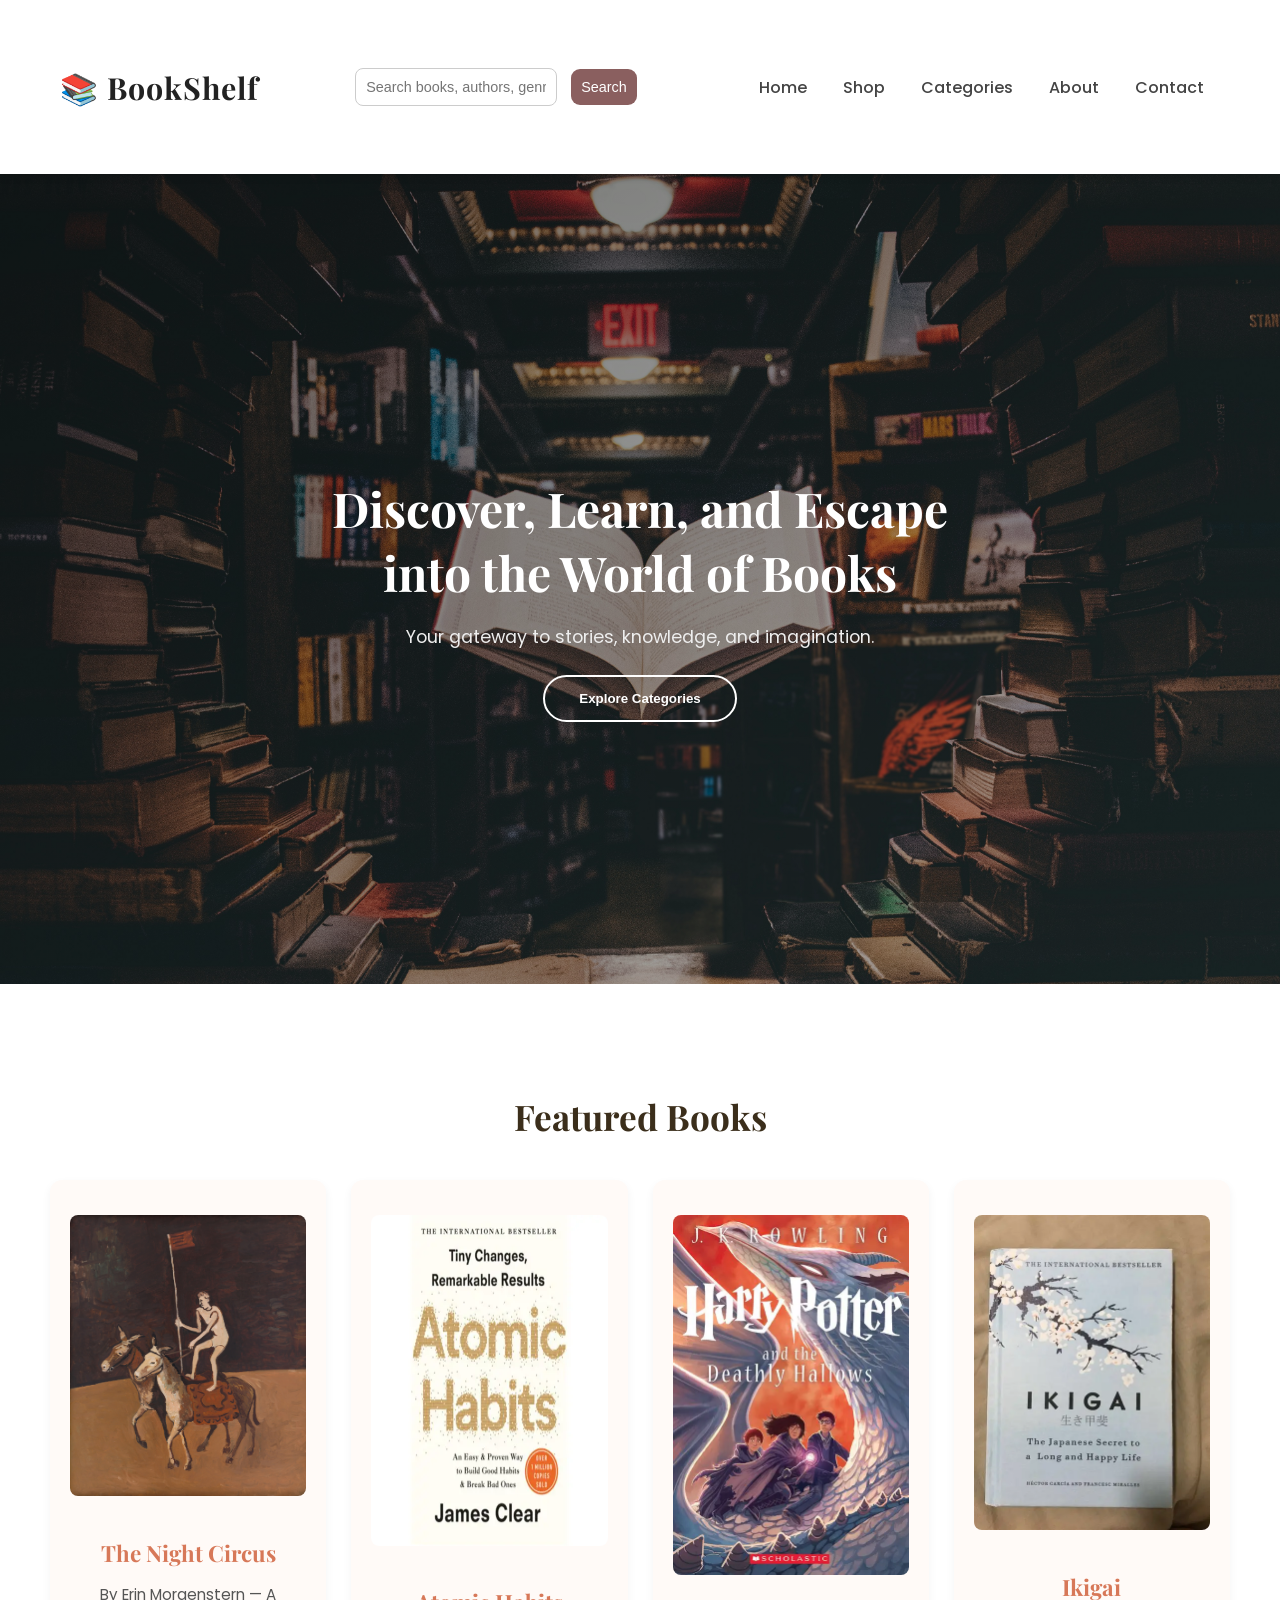
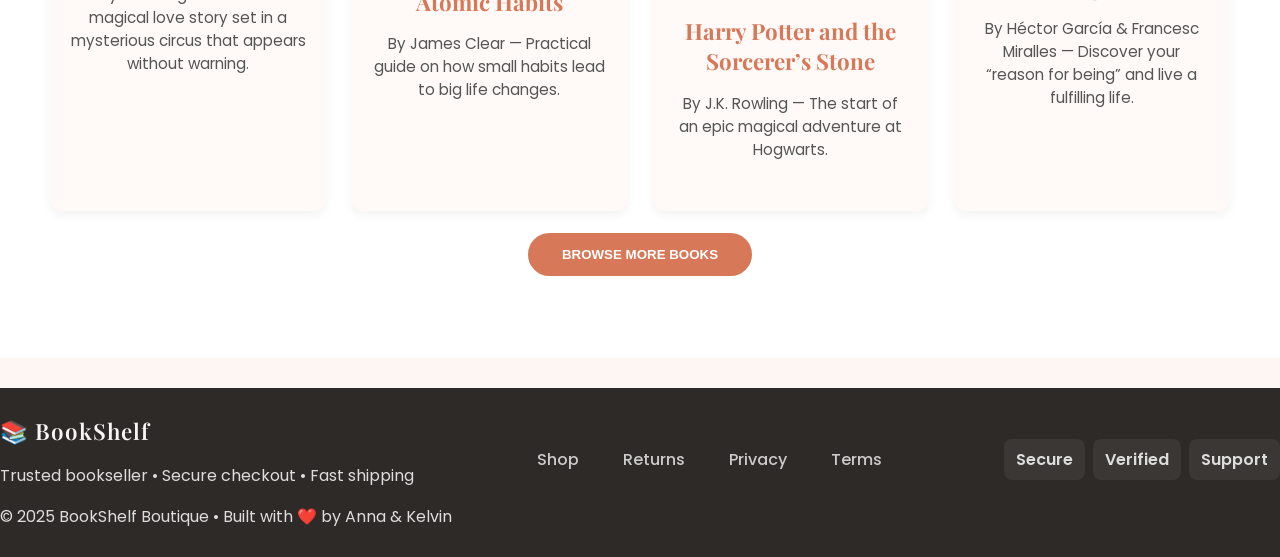
<file: index.html>
<!DOCTYPE html>
<html lang="en">
<head>
  <meta charset="UTF-8" />
  <meta name="viewport" content="width=device-width, initial-scale=1.0" />
  <title>BookShelf | Home</title>

  <link href="https://fonts.googleapis.com/css2?family=Playfair+Display:wght@600&family=Poppins&display=swap" rel="stylesheet">
  <link rel="stylesheet" href="styles/index.css">
</head>
<body>
  <!-- HEADER -->
  <header>
    <h1 class="logo">📚 BookShelf</h1>

    <form action="#" class="search-bar">
        <input type="text" placeholder="Search books, authors, genres..." />
        <button type="submit">Search</button>
    </form>
    
    
    <nav>
      <a href="index.html">Home</a>
      <a href="shop.html">Shop</a>
      <a href="categories.html">Categories</a>
      <a href="about.html">About</a>
      <a href="contact.html" class="btn-outline">Contact</a>
    </nav>
    
  </header>

  <!-- HERO SECTION -->
  <section class="hero">
    <div class="hero-content">
      <h2 class="fade-in">Discover, Learn, and Escape into the World of Books</h2>
      <p class="fade-in-delay">Your gateway to stories, knowledge, and imagination.</p>
      <button class="explore-btn slide-up" onclick="location.href='categories.html'">Explore Categories</button>
    </div>
  </section>

  <!-- FEATURED BOOKS -->
  <section class="categories">
    <h2 class="section-title">Featured Books</h2>
    <div class="category-grid">
      <div class="category">
        <img src="assets/nightcircus.jpg" alt="The Night Circus" style="width:100%; border-radius: 8px; margin-bottom: 12px;">
        <h3>The Night Circus</h3>
        <p>By Erin Morgenstern — A magical love story set in a mysterious circus that appears without warning.</p>
      </div>

      <div class="category">
        <img src="assets/atomic-habits.jpg" alt="Atomic Habits" style="width:100%; border-radius: 8px; margin-bottom: 12px;">
        <h3>Atomic Habits</h3>
        <p>By James Clear — Practical guide on how small habits lead to big life changes.</p>
      </div>

      <div class="category">
        <img src="assets/harrypotter.jpg" alt="Harry Potter and the Sorcerer’s Stone" style="width:100%; border-radius: 8px; margin-bottom: 12px;">
        <h3>Harry Potter and the Sorcerer’s Stone</h3>
        <p>By J.K. Rowling — The start of an epic magical adventure at Hogwarts.</p>
      </div>

      <div class="category">
        <img src="assets/ikigai.jpg" alt="Ikigai" style="width:100%; border-radius: 8px; margin-bottom: 12px;">
        <h3>Ikigai</h3>
        <p>By Héctor García & Francesc Miralles — Discover your “reason for being” and live a fulfilling life.</p>
      </div>
    </div>
    <button class="explore" onclick="location.href='categories.html'">BROWSE MORE BOOKS</button>
  </section>

  <!-- FOOTER -->
  <footer class="site-footer">
    <div class="container footer-grid">
      <div class="footer-brand">
        <a class="logo" href="index.html">📚 BookShelf</a>
        <p class="muted">Trusted bookseller • Secure checkout • Fast shipping</p>
      </div>

      <nav class="footer-nav" aria-label="Footer">
        <a href="shop.html">Shop</a>
        <a href="returns.html">Returns</a>
        <a href="privacy.html">Privacy</a>
        <a href="terms.html">Terms</a>
      </nav>

      <div class="footer-trust">
        <div class="badge">Secure</div>
        <div class="badge">Verified</div>
        <div class="badge">Support</div>
      </div>
    </div>

    <div class="copyright">
      <div class="container">© 2025 BookShelf Boutique • Built with ❤️ by Anna & Kelvin</div>
    </div>
  </footer>

  <script>
    // Optional scroll fade effect for cards
    const revealElements = document.querySelectorAll('.category, .section-title, .featured, .quote');
    window.addEventListener('scroll', () => {
      revealElements.forEach(el => {
        const top = el.getBoundingClientRect().top;
        const windowHeight = window.innerHeight;
        if(top < windowHeight - 100) {
          el.classList.add('visible');
        }
      });
    });
  </script>
</body>
</html>
</file>
<file: styles/index.css>
/* ==============================
   GLOBAL
============================== */
body {
  margin: 0;
  font-family: 'Poppins', sans-serif;
  background-color: #fdf6f2;
  color: #333;
  scroll-behavior: smooth;
  overflow-x: hidden;
}

/* ==============================
   HEADER
============================== */
header {
  background-color: #fff;
  box-shadow: 0 3px 8px rgba(0, 0, 0, 0.1);
  display: flex;
  justify-content: space-between;
  align-items: center;
  padding: 18px 60px;
  position: sticky;
  top: 0;
  z-index: 20;
  animation: slideDown 0.8s ease;
}

.logo {
  font-family: 'Playfair Display', serif;
  color: #222;
  font-size: 1.9rem;
  letter-spacing: 1px;
}

nav a {
  margin: 0 16px;
  text-decoration: none;
  color: #444;
  font-weight: 500;
  position: relative;
  transition: all 0.3s ease;
}

nav a::after {
  content: "";
  position: absolute;
  bottom: -6px;
  left: 0;
  width: 0%;
  height: 2px;
  background-color: #d77858;
  transition: width 0.3s ease;
}

nav a:hover {
  color: #d77858;
}

nav a:hover::after {
  width: 100%;
}

/* ==============================
   HERO
============================== */
.hero {
  position: relative;
  background-image: url('../assets/books.jpg');
  background-size: cover;
  background-position: center;
  height: 90vh;
  display: flex;
  justify-content: center;
  align-items: center;
  text-align: center;
  color: #fff;
  overflow: hidden;
}

.hero::before {
  content: "";
  position: absolute;
  inset: 0;
  background: linear-gradient(to bottom right, rgba(0, 0, 0, 0.55), rgba(0, 0, 0, 0.25));
  z-index: 1;
  animation: heroFade 1.5s ease;
}

.hero-content {
  position: relative;
  z-index: 2;
  max-width: 700px;
  padding: 20px;
}

.hero h2 {
  font-family: 'Playfair Display', serif;
  font-size: 3rem;
  margin-bottom: 20px;
  animation: fadeIn 1s ease;
}

.hero p {
  font-size: 1.1rem;
  margin-bottom: 25px;
  color: #eee;
  animation: fadeIn 1.5s ease;
}

.explore {
  border: 2px solid #fff;
  background: #d77858;
  color: #fff;
  font-weight: 600;
  padding: 14px 34px;
  border-radius: 30px;
  cursor: pointer;
  transition: all 0.4s ease;
  margin-top: 20px;
}

.explore:hover {
  background-color: chocolate;
  border-color: chocolate;
  transform: translateY(-3px);
}

.explore-btn {
  border: 2px solid #fff;
  background: transparent;
  color: #fff;
  font-weight: 600;
  padding: 14px 34px;
  border-radius: 30px;
  cursor: pointer;
  transition: all 0.4s ease;
}

.explore-btn:hover {
  background-color: #d77858;
  border-color: #d77858;
  transform: translateY(-3px);
}
.search-bar {
  max-width: 800px;
  margin: 40px auto;
  font-family: 'Poppins', sans-serif;
}

.search-bar h2 {
  text-align: center;
  margin-bottom: 20px;
}

.search-bar .form-row {
  display: flex;
  gap: 2px;
  margin-bottom: 10px;
}

.search-bar input,
.search-bar textarea {
  padding: 10px 10px;
  border: 1px solid #ccc;
  border-radius: 8px;
  font-size: 0.9rem;
  margin: 10px 0;
}

.search-bar .form-row input {
  flex: 1;
}

.search-bar textarea {
  width: 100%;
  margin-bottom: 10px;
  resize: vertical;
}

.search-bar button {
  border: none;
  background-color: rgb(138, 95, 95);
  color: white;
  font-weight: 500;
  cursor: pointer;
  margin: 10px;
  border-radius: 9px;
  padding: 10px 10px;
  font-size: 0.9rem;
  transition: background-color 0.3s ease;
}

.search-bar button:hover {
  text-decoration: none;
  background-color: #8d7c76;
}

/* ==============================
   CATEGORIES
============================== */
.categories {
  padding: 80px 50px;
  background-color: #fff;
  text-align: center;
  color: #333;
}

.section-title {
  font-family: 'Playfair Display', serif;
  font-size: 2.2rem;
  color: #3b2e1b;
  margin-bottom: 40px;
  transition: all 0.8s ease;
}

.category-grid {
  display: grid;
  grid-template-columns: repeat(auto-fit, minmax(240px, 1fr));
  gap: 25px;
}

.category {
  background-color: #fffaf7;
  border-radius: 12px;
  box-shadow: 0 4px 10px rgba(0, 0, 0, 0.05);
  padding: 35px 20px;
  transition: all 0.4s ease;
}

.category:hover {
  transform: translateY(-8px) scale(1.03);
  box-shadow: 0 6px 18px rgba(0, 0, 0, 0.15);
}

.category h3 {
  font-family: 'Playfair Display', serif;
  color: #d77858;
  margin-bottom: 10px;
  font-size: 1.4rem;
}

.category p {
  font-size: 0.95rem;
  color: #555;
}

/* ==============================
   FEATURED
============================== */
.featured {
  text-align: center;
  padding: 80px 20px;
  background-color: #fdf1ec;
 /* opacity: 0.9; 
 transform: translateY(40px); */
  transition: all 0.8s ease;
}

.featured h2 {
  font-family: 'Playfair Display', serif;
  font-size: 2rem;
  color: #3b2e1b;
  margin-bottom: 15px;
}

/* ==============================
   QUOTE
============================== */
.quote {
  background: linear-gradient(45deg, #d77858, #b25b3f);
  color: #333;
  padding: 70px 20px;
  text-align: center;
  font-family: 'Playfair Display', serif;
  font-size: 1.4rem;
  font-style: italic;
  line-height: 1.7;
  opacity: 0;
  transform: translateY(40px);
  transition: all 0.8s ease;
}

/* ============================
   Footer
   ============================ */
.site-footer{background:#2e2a27;color:#ddd;padding:28px 0;margin-top:30px}
.footer-grid{display:flex;gap:18px;align-items:center;justify-content:space-between}
.footer-nav{display:flex;gap:12px}
.footer-nav a{color:#ddd;text-decoration:none;opacity:.9}
.footer-trust{display:flex;gap:8px;align-items:center}
.badge{background:rgba(255,255,255,0.06);padding:8px 12px;border-radius:8px;font-weight:600}
.brand .logo, .footer-brand .logo{font-family:'Playfair Display',serif;font-weight:600;color:#f8f6f5;text-decoration:none;font-size:1.4rem}

/* small screens */
@media (max-width:720px){
  .stats{flex-direction:column;gap:12px}
  .footer-grid{flex-direction:column;gap:12px;text-align:center}
  .cta-inner{flex-direction:column;align-items:flex-start}
  .hero-copy{order:2}
  .hero-media{order:1}
}




/* ==============================
   ANIMATIONS   you can ignore this part because these are animations,, 
============================== */
@keyframes fadeIn {
  from { opacity: 0; transform: translateY(30px); }
  to { opacity: 1; transform: translateY(0); }
}

@keyframes slideDown {
  from { transform: translateY(-60px); opacity: 0; }
  to { transform: translateY(0); opacity: 1; }
}

@keyframes heroFade {
  from { opacity: 0; }
  to { opacity: 1; }
}

.visible {
  opacity: 1 !important;
  transform: translateY(0) !important;
}

/* ==============================
   RESPONSIVE DESIGN
============================== */
@media (max-width: 768px) {
  header {
    flex-direction: column;
    padding: 15px 25px;
  }

  nav {
    margin-top: 8px;
  }

  .hero h2 {
    font-size: 2.2rem;
  }

  .hero p {
    font-size: 1rem;
  }

  .categories {
    padding: 60px 30px;
  }
}

@media (max-width: 480px) 
{

  .hero h2 {
    font-size: 1.8rem;
  }

  .hero {
    height: 70vh;
  }

  .quote {
    font-size: 1.1rem;
  }
</file>
